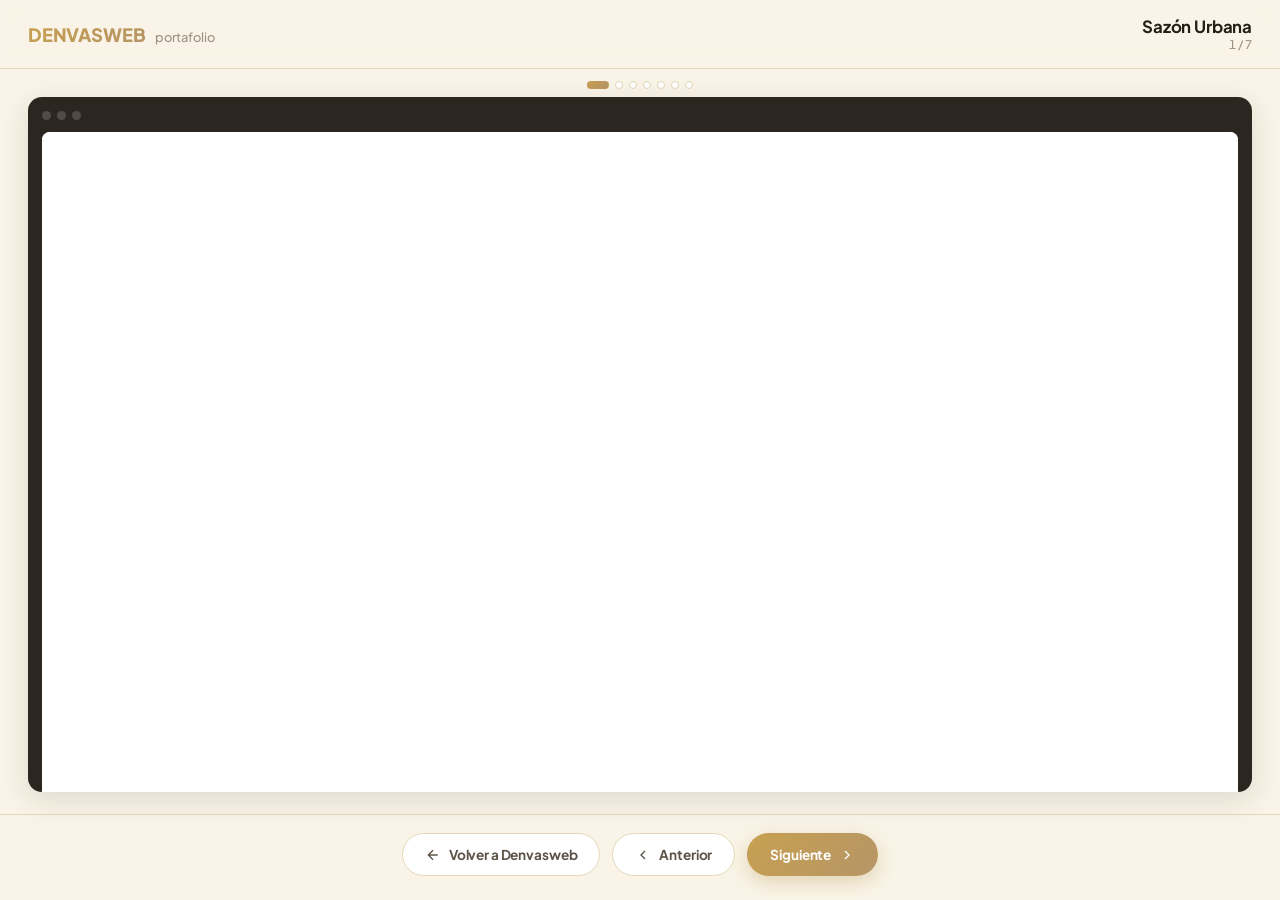
<file: portfolio/index.html>
<!DOCTYPE html>
<html lang="es">
<head>
<!-- Google tag (gtag.js) -->
<script async src="https://www.googletagmanager.com/gtag/js?id=G-FTLBBM3H6V"></script>
<script>
  window.dataLayer = window.dataLayer || [];
  function gtag(){dataLayer.push(arguments);}
  gtag('js', new Date());
  gtag('config', 'G-FTLBBM3H6V');
</script>
<!-- Meta Pixel Code -->
<script>
!function(f,b,e,v,n,t,s)
{if(f.fbq)return;n=f.fbq=function(){n.callMethod?
n.callMethod.apply(n,arguments):n.queue.push(arguments)};
if(!f._fbq)f._fbq=n;n.push=n;n.loaded=!0;n.version='2.0';
n.queue=[];t=b.createElement(e);t.async=!0;
t.src=v;s=b.getElementsByTagName(e)[0];
s.parentNode.insertBefore(t,s)}(window, document,'script',
'https://connect.facebook.net/en_US/fbevents.js');
fbq('init', '1073020090560720');
fbq('track', 'PageView');
</script>
<noscript><img height="1" width="1" style="display:none" src="https://www.facebook.com/tr?id=1073020090560720&ev=PageView&noscript=1"/></noscript>
<!-- End Meta Pixel Code -->
<meta charset="UTF-8">
<meta name="viewport" content="width=device-width, initial-scale=1.0">
<title>Denvasweb — Portafolio</title>
<link rel="preconnect" href="https://fonts.googleapis.com">
<link rel="preconnect" href="https://fonts.gstatic.com" crossorigin>
<link href="https://fonts.googleapis.com/css2?family=Plus+Jakarta+Sans:wght@400;500;600;700;800&display=swap" rel="stylesheet">
<style>
  :root{
    --ink: #241E15;
    --section-tint: #F2E4C0;
    --gold-pale: #EBE3B5;
    --gold: #A9822F;
    --gold-light: #C7A050;
    --gold-deep: #B69567;
    --off-white: #F9F4E7;
    --white: #FFFFFF;
    --text: #5B5347;
    --text-light: #9C9385;
    --border: #E4D8B8;
    --device-bezel: #2B2620;
    --radius: 14px;
    --radius-sm: 8px;
    --ease: cubic-bezier(.22,1,.36,1);
  }
  *{ box-sizing:border-box; }
  html,body{ height:100%; margin:0; }
  body{
    background: var(--off-white);
    color: var(--ink);
    font-family: 'Plus Jakarta Sans', sans-serif;
    display:flex;
    flex-direction:column;
    overflow:hidden;
  }
  @media (prefers-reduced-motion: reduce){
    *{ transition: none !important; animation: none !important; }
  }

  /* ---- Header ---- */
  header{
    display:flex;
    align-items:center;
    justify-content:space-between;
    padding: 16px 28px;
    border-bottom: 1px solid var(--border);
    background: rgba(249, 244, 231, 0.85);
    backdrop-filter: blur(10px);
    flex-shrink:0;
  }
  .brand{
    display:flex;
    align-items:baseline;
    gap:10px;
  }
  .brand .mark{
    font-weight:800;
    font-size:1.15rem;
    letter-spacing:-0.01em;
    text-transform:uppercase;
    background: linear-gradient(135deg, var(--gold-light), var(--gold-deep));
    -webkit-background-clip:text;
    background-clip:text;
    color:transparent;
  }
  .brand .sub{
    font-size:0.8rem;
    font-weight:500;
    color: var(--text-light);
  }
  .reel-info{
    text-align:right;
  }
  .reel-info .name{
    font-weight:700;
    font-size:1.05rem;
    letter-spacing:-0.01em;
    color: var(--ink);
  }
  .reel-info .count{
    font-size:0.75rem;
    font-weight:500;
    color: var(--text-light);
    font-variant-numeric: tabular-nums;
  }

  /* ---- Sprocket dots (signature element) ---- */
  .sprockets{
    display:flex;
    gap:6px;
    justify-content:center;
    padding: 12px 0 8px;
    background: var(--off-white);
    flex-shrink:0;
  }
  .sprockets button{
    width:8px; height:8px;
    border-radius:50%;
    border:1px solid var(--border);
    background: var(--white);
    padding:0;
    cursor:pointer;
    transition: all .3s var(--ease);
  }
  .sprockets button.active{
    background: linear-gradient(135deg, var(--gold-light), var(--gold-deep));
    border-color: transparent;
    width:22px;
    border-radius:5px;
  }

  /* ---- Viewer ---- */
  .viewer-wrap{
    flex:1;
    position:relative;
    padding: 0 28px 22px;
    min-height:0;
  }
  .viewer{
    position:relative;
    height:100%;
    border-radius: var(--radius);
    overflow:hidden;
    background: var(--device-bezel);
    padding: 14px 14px 0;
    display:flex;
    flex-direction:column;
    box-shadow: 0 8px 30px rgba(36,30,21,0.12);
  }
  .device-dots{
    display:flex;
    gap:6px;
    padding-bottom:12px;
    flex-shrink:0;
  }
  .device-dots span{
    width:9px; height:9px;
    border-radius:50%;
    background: rgba(249,244,231,0.18);
  }
  .screen{
    position:relative;
    flex:1;
    border-radius: var(--radius-sm) var(--radius-sm) 0 0;
    overflow:hidden;
    background: var(--white);
    min-height:0;
  }
  iframe{
    width:100%;
    height:100%;
    border:0;
    display:block;
    background:#fff;
  }
  .nav-edge{
    position:absolute;
    top:0; bottom:0;
    width:64px;
    display:flex;
    align-items:center;
    justify-content:center;
    background: transparent;
    border:0;
    cursor:pointer;
    color: var(--gold-deep);
    opacity:0;
    transition: opacity .2s var(--ease), background .2s var(--ease);
    z-index:2;
  }
  .screen:hover .nav-edge{ opacity:1; }
  .nav-edge:hover{ background: linear-gradient(90deg, rgba(36,30,21,0.06), transparent); }
  .nav-edge.right:hover{ background: linear-gradient(270deg, rgba(36,30,21,0.06), transparent); }
  .nav-edge.left{ left:0; }
  .nav-edge.right{ right:0; }
  .nav-edge svg{ width:26px; height:26px; }

  .loading{
    position:absolute; inset:0;
    display:flex; align-items:center; justify-content:center;
    color: var(--text-light);
    font-size:0.85rem;
    font-weight:500;
    background: var(--off-white);
    z-index:1;
  }
  .loading.hidden{ display:none; }

  /* ---- Bottom controls ---- */
  footer{
    display:flex;
    align-items:center;
    justify-content:center;
    gap:12px;
    padding: 18px 28px 24px;
    border-top: 1px solid var(--border);
    background: var(--off-white);
    flex-shrink:0;
  }
  .btn{
    font-family:'Plus Jakarta Sans', sans-serif;
    font-size:0.85rem;
    font-weight:700;
    letter-spacing:-0.01em;
    padding: 12px 22px;
    border-radius: 999px;
    border: 1px solid var(--border);
    background: var(--white);
    color: var(--text);
    cursor:pointer;
    display:flex;
    align-items:center;
    gap:8px;
    text-decoration:none;
    transition: transform .25s var(--ease), border-color .25s var(--ease), color .25s var(--ease), box-shadow .25s var(--ease);
  }
  .btn:hover{
    border-color: var(--gold-light);
    color: var(--gold-deep);
    transform: translateY(-2px);
  }
  .btn:active{ transform: translateY(0); }
  .btn.primary{
    background: linear-gradient(135deg, var(--gold-light), var(--gold-deep));
    border-color: transparent;
    color: var(--white);
    box-shadow: 0 6px 18px rgba(169,130,47,0.28);
  }
  .btn.primary:hover{
    color: var(--white);
    box-shadow: 0 10px 24px rgba(169,130,47,0.36);
  }
  .btn svg{ width:16px; height:16px; }

  @media (max-width: 640px){
    header{ padding: 14px 16px; }
    .brand .sub{ display:none; }
    .viewer-wrap{ padding: 0 14px 16px; }
    footer{ flex-wrap:wrap; padding: 16px 14px 20px; gap:10px; }
    .btn{ padding: 11px 18px; font-size:0.8rem; }
    .nav-edge{ opacity:1; width:44px; }
  }
</style>
</head>
<body>

<header>
  <div class="brand">
    <span class="mark">DENVASWEB</span>
    <span class="sub">portafolio</span>
  </div>
  <div class="reel-info">
    <div class="name" id="projectName">—</div>
    <div class="count" id="projectCount">— / —</div>
  </div>
</header>

<div class="sprockets" id="sprockets"></div>

<div class="viewer-wrap">
  <div class="viewer">
    <div class="device-dots"><span></span><span></span><span></span></div>
    <div class="screen">
      <div class="loading" id="loading">Cargando sitio…</div>
      <button class="nav-edge left" id="edgePrev" aria-label="Proyecto anterior">
        <svg viewBox="0 0 24 24" fill="none" stroke="currentColor" stroke-width="2"><path d="M15 18l-6-6 6-6"/></svg>
      </button>
      <iframe id="frame" title="Vista previa del proyecto"></iframe>
      <button class="nav-edge right" id="edgeNext" aria-label="Proyecto siguiente">
        <svg viewBox="0 0 24 24" fill="none" stroke="currentColor" stroke-width="2"><path d="M9 18l6-6-6-6"/></svg>
      </button>
    </div>
  </div>
</div>

<footer>
  <a class="btn" href="https://denvasweb.com" id="backBtn">
    <svg viewBox="0 0 24 24" fill="none" stroke="currentColor" stroke-width="2"><path d="M19 12H5M12 19l-7-7 7-7"/></svg>
    Volver a Denvasweb
  </a>
  <button class="btn" id="prevBtn">
    <svg viewBox="0 0 24 24" fill="none" stroke="currentColor" stroke-width="2"><path d="M15 18l-6-6 6-6"/></svg>
    Anterior
  </button>
  <button class="btn primary" id="nextBtn">
    Siguiente
    <svg viewBox="0 0 24 24" fill="none" stroke="currentColor" stroke-width="2"><path d="M9 18l6-6-6-6"/></svg>
  </button>
</footer>

<script>
  // ============================================
  // LISTA DE PROYECTOS
  // Para agregar uno nuevo: copia una línea y
  // cambia el nombre y el link. Guarda, sube a
  // GitHub Desktop y listo — Netlify lo despliega.
  // ============================================
  const PROJECTS = [
    { name: "Sazón Urbana",         url: "https://sazon-urbana.netlify.app/" },
    { name: "Aldrich & Co.",        url: "https://project-aldrich.netlify.app/" },
    { name: "SteelCrest Roofing",   url: "https://steelcrest-roofing.netlify.app/" },
    { name: "Ironwood",             url: "https://project-ironwood.netlify.app/" },
    { name: "Pristine Pro",         url: "https://pristine-pro.netlify.app/" },
    { name: "24 Hours Cleaning",    url: "https://24hourscleaningservices.com/" },
    { name: "Landscaping Demo",     url: "https://landscaping-demo1.netlify.app/" },
  ];

  let current = 0;
  const frame = document.getElementById('frame');
  const loading = document.getElementById('loading');
  const projectName = document.getElementById('projectName');
  const projectCount = document.getElementById('projectCount');
  const sprockets = document.getElementById('sprockets');

  function buildSprockets(){
    sprockets.innerHTML = '';
    PROJECTS.forEach((p, i) => {
      const b = document.createElement('button');
      b.setAttribute('aria-label', 'Ir a ' + p.name);
      b.addEventListener('click', () => goTo(i));
      sprockets.appendChild(b);
    });
  }

  function render(){
    const p = PROJECTS[current];
    loading.classList.remove('hidden');
    frame.src = p.url;
    projectName.textContent = p.name;
    projectCount.textContent = (current + 1) + ' / ' + PROJECTS.length;
    [...sprockets.children].forEach((el, i) => {
      el.classList.toggle('active', i === current);
    });
  }

  frame.addEventListener('load', () => loading.classList.add('hidden'));

  function goTo(i){
    current = (i + PROJECTS.length) % PROJECTS.length;
    render();
  }
  function next(){ goTo(current + 1); }
  function prev(){ goTo(current - 1); }

  document.getElementById('nextBtn').addEventListener('click', next);
  document.getElementById('prevBtn').addEventListener('click', prev);
  document.getElementById('edgeNext').addEventListener('click', next);
  document.getElementById('edgePrev').addEventListener('click', prev);

  document.addEventListener('keydown', (e) => {
    if (e.key === 'ArrowRight') next();
    if (e.key === 'ArrowLeft') prev();
  });

  buildSprockets();
  render();
</script>

</body>
</html>
</file>
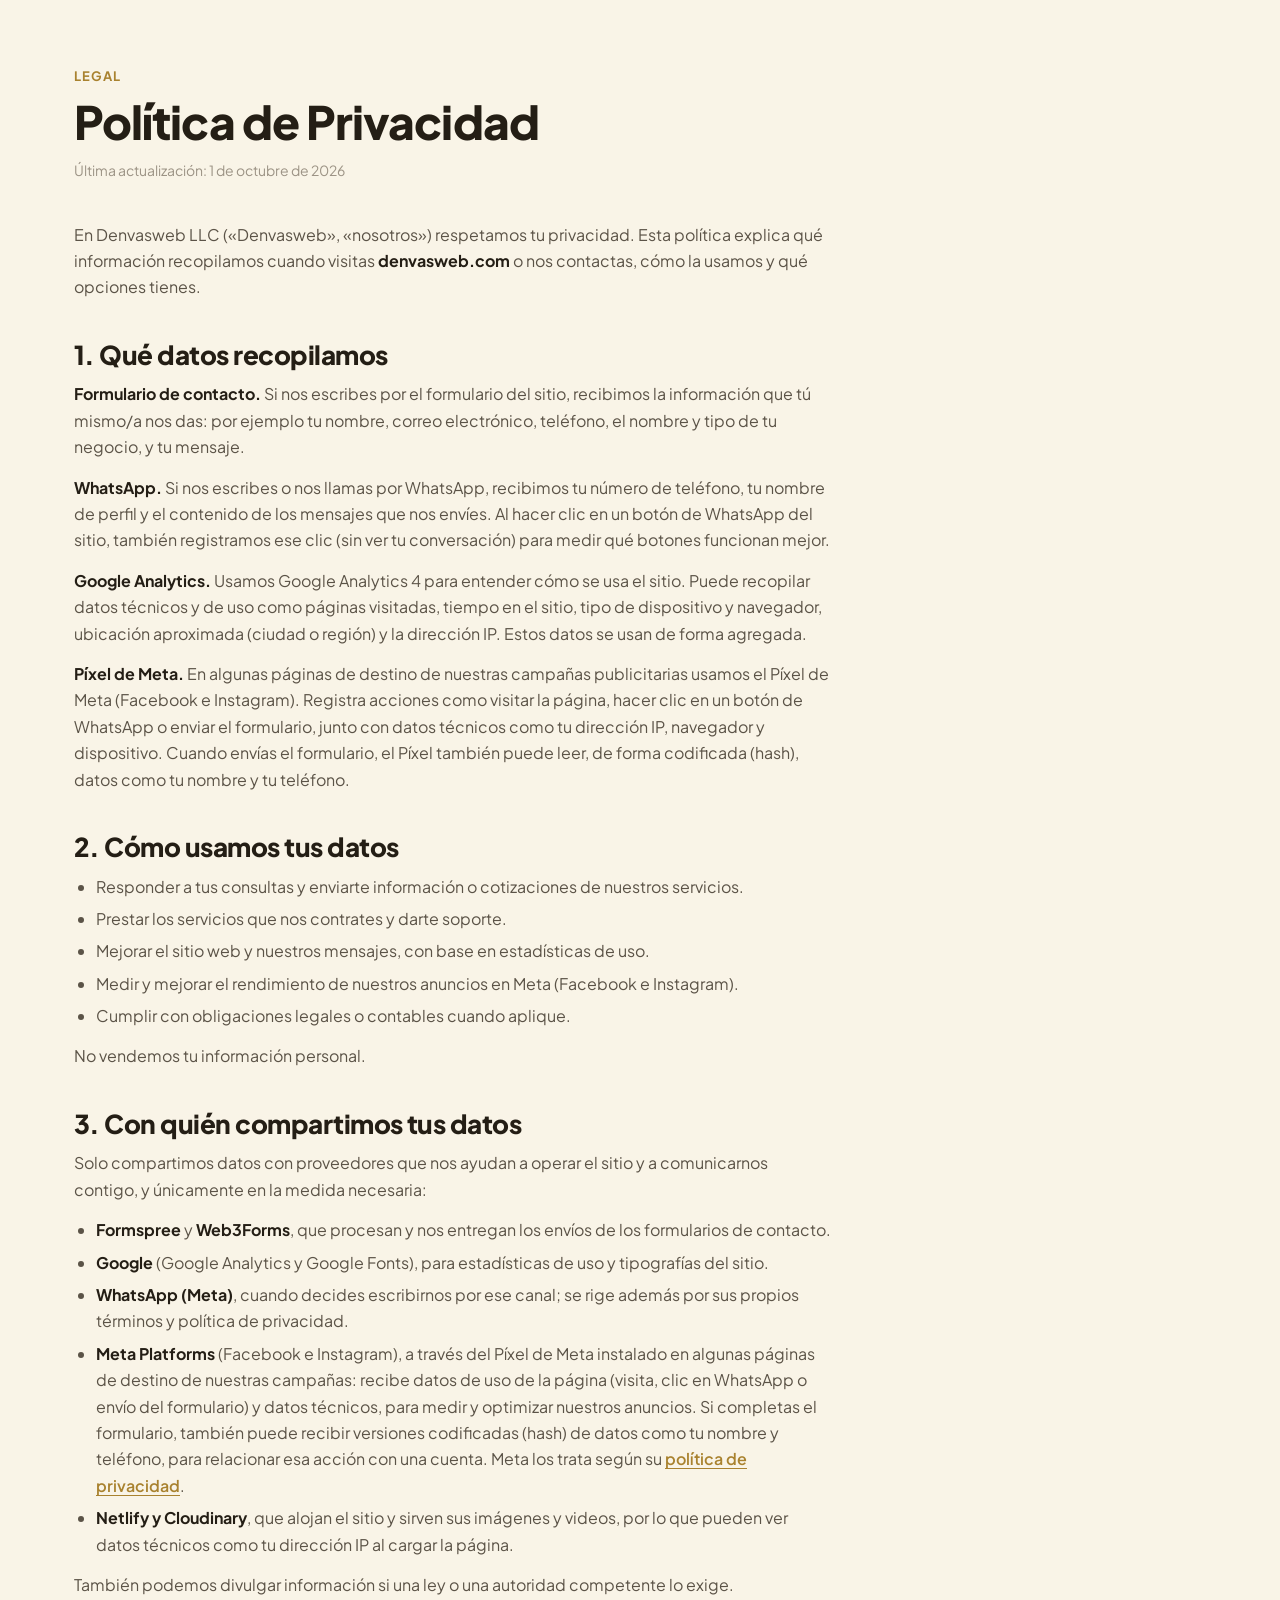
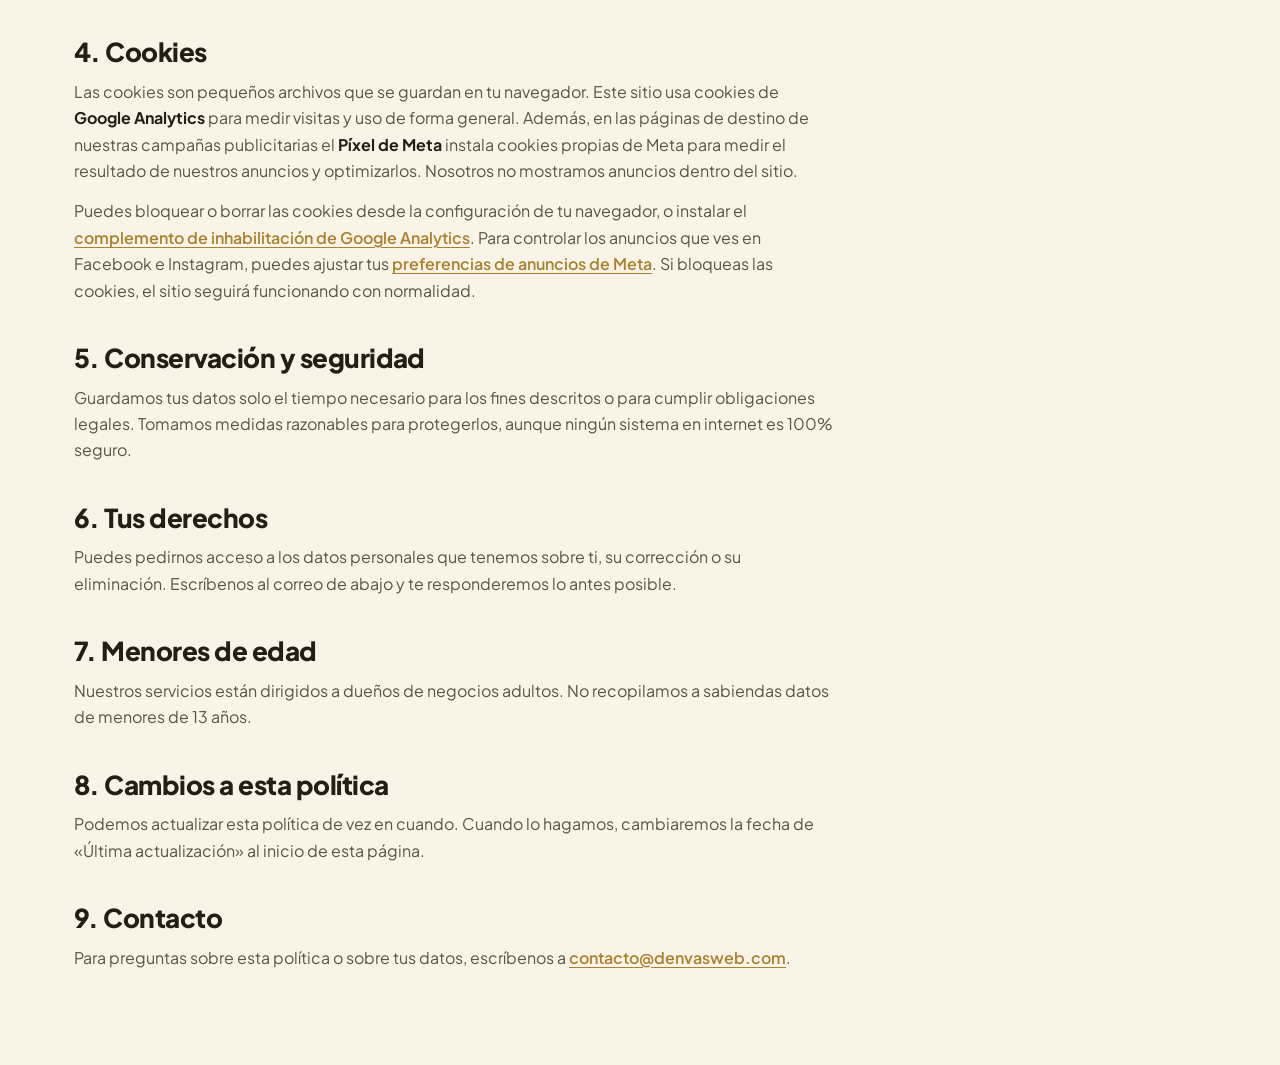
<file: privacidad/index.html>
<!DOCTYPE html>
<html lang="es">
<head>
<!-- Google tag (gtag.js) -->
<script async src="https://www.googletagmanager.com/gtag/js?id=G-FTLBBM3H6V"></script>
<script>
  window.dataLayer = window.dataLayer || [];
  function gtag(){dataLayer.push(arguments);}
  gtag('js', new Date());
  gtag('config', 'G-FTLBBM3H6V');
</script>
<!-- Meta Pixel Code -->
<script>
!function(f,b,e,v,n,t,s)
{if(f.fbq)return;n=f.fbq=function(){n.callMethod?
n.callMethod.apply(n,arguments):n.queue.push(arguments)};
if(!f._fbq)f._fbq=n;n.push=n;n.loaded=!0;n.version='2.0';
n.queue=[];t=b.createElement(e);t.async=!0;
t.src=v;s=b.getElementsByTagName(e)[0];
s.parentNode.insertBefore(t,s)}(window, document,'script',
'https://connect.facebook.net/en_US/fbevents.js');
fbq('init', '1073020090560720');
fbq('track', 'PageView');
</script>
<noscript><img height="1" width="1" style="display:none" src="https://www.facebook.com/tr?id=1073020090560720&ev=PageView&noscript=1"/></noscript>
<!-- End Meta Pixel Code -->
<meta charset="UTF-8">
<meta name="viewport" content="width=device-width, initial-scale=1.0">
<title>Política de Privacidad — Denvasweb</title>
<meta name="description" content="Política de Privacidad de Denvasweb: qué datos recopilamos, cómo los usamos, con quién los compartimos y cómo contactarnos sobre tus datos.">
<link rel="canonical" href="https://denvasweb.com/privacidad">

<meta property="og:type" content="website">
<meta property="og:site_name" content="Denvasweb">
<meta property="og:title" content="Política de Privacidad — Denvasweb">
<meta property="og:description" content="Cómo Denvasweb recopila, usa y protege tus datos personales.">
<meta property="og:url" content="https://denvasweb.com/privacidad">
<meta property="og:image" content="https://res.cloudinary.com/kat6qihq/image/upload/v1788154947/og-cover.webp">

<link rel="icon" href="/images/favicon.svg" type="image/svg+xml">
<link rel="preconnect" href="https://fonts.googleapis.com">
<link rel="preconnect" href="https://fonts.gstatic.com" crossorigin>
<link href="https://fonts.googleapis.com/css2?family=Plus+Jakarta+Sans:wght@400;500;600;700;800&display=swap" rel="stylesheet">
<link rel="stylesheet" href="/style.css">

<style>
  /* Solo para esta página de texto legal */
  .legal { padding: 64px 0 80px; }
  .legal-inner { max-width: 760px; }
  .legal h1 { font-size: clamp(32px, 5vw, 46px); margin-bottom: 12px; }
  .legal .legal-updated { color: var(--text-light); font-size: 14px; margin-bottom: 40px; }
  .legal h2 { font-size: clamp(21px, 2.6vw, 26px); margin: 40px 0 12px; }
  .legal p { margin-bottom: 14px; }
  .legal ul { list-style: disc; padding-left: 22px; margin-bottom: 14px; }
  .legal li { line-height: 1.65; margin-bottom: 6px; }
  .legal strong { color: var(--ink); }
  .legal a { color: var(--gold); font-weight: 600; text-decoration: underline; text-underline-offset: 3px; }
  .legal a:hover { color: var(--gold-light); }
</style>
</head>
<body>

<div class="noise-overlay" aria-hidden="true"></div>

<!-- HEADER -->
<!-- INCLUDE:navbar -->

<main>
  <section class="legal">
    <div class="container">
      <div class="legal-inner">

        <span class="eyebrow">Legal</span>
        <h1>Política de Privacidad</h1>
        <p class="legal-updated">Última actualización: 1 de octubre de 2026</p>

        <p>En Denvasweb LLC («Denvasweb», «nosotros») respetamos tu privacidad. Esta política explica qué información recopilamos cuando visitas <strong>denvasweb.com</strong> o nos contactas, cómo la usamos y qué opciones tienes.</p>

        <h2>1. Qué datos recopilamos</h2>
        <p><strong>Formulario de contacto.</strong> Si nos escribes por el formulario del sitio, recibimos la información que tú mismo/a nos das: por ejemplo tu nombre, correo electrónico, teléfono, el nombre y tipo de tu negocio, y tu mensaje.</p>
        <p><strong>WhatsApp.</strong> Si nos escribes o nos llamas por WhatsApp, recibimos tu número de teléfono, tu nombre de perfil y el contenido de los mensajes que nos envíes. Al hacer clic en un botón de WhatsApp del sitio, también registramos ese clic (sin ver tu conversación) para medir qué botones funcionan mejor.</p>
        <p><strong>Google Analytics.</strong> Usamos Google Analytics 4 para entender cómo se usa el sitio. Puede recopilar datos técnicos y de uso como páginas visitadas, tiempo en el sitio, tipo de dispositivo y navegador, ubicación aproximada (ciudad o región) y la dirección IP. Estos datos se usan de forma agregada.</p>
        <p><strong>Píxel de Meta.</strong> En algunas páginas de destino de nuestras campañas publicitarias usamos el Píxel de Meta (Facebook e Instagram). Registra acciones como visitar la página, hacer clic en un botón de WhatsApp o enviar el formulario, junto con datos técnicos como tu dirección IP, navegador y dispositivo. Cuando envías el formulario, el Píxel también puede leer, de forma codificada (hash), datos como tu nombre y tu teléfono.</p>

        <h2>2. Cómo usamos tus datos</h2>
        <ul>
          <li>Responder a tus consultas y enviarte información o cotizaciones de nuestros servicios.</li>
          <li>Prestar los servicios que nos contrates y darte soporte.</li>
          <li>Mejorar el sitio web y nuestros mensajes, con base en estadísticas de uso.</li>
          <li>Medir y mejorar el rendimiento de nuestros anuncios en Meta (Facebook e Instagram).</li>
          <li>Cumplir con obligaciones legales o contables cuando aplique.</li>
        </ul>
        <p>No vendemos tu información personal.</p>

        <h2>3. Con quién compartimos tus datos</h2>
        <p>Solo compartimos datos con proveedores que nos ayudan a operar el sitio y a comunicarnos contigo, y únicamente en la medida necesaria:</p>
        <ul>
          <li><strong>Formspree</strong> y <strong>Web3Forms</strong>, que procesan y nos entregan los envíos de los formularios de contacto.</li>
          <li><strong>Google</strong> (Google Analytics y Google Fonts), para estadísticas de uso y tipografías del sitio.</li>
          <li><strong>WhatsApp (Meta)</strong>, cuando decides escribirnos por ese canal; se rige además por sus propios términos y política de privacidad.</li>
          <li><strong>Meta Platforms</strong> (Facebook e Instagram), a través del Píxel de Meta instalado en algunas páginas de destino de nuestras campañas: recibe datos de uso de la página (visita, clic en WhatsApp o envío del formulario) y datos técnicos, para medir y optimizar nuestros anuncios. Si completas el formulario, también puede recibir versiones codificadas (hash) de datos como tu nombre y teléfono, para relacionar esa acción con una cuenta. Meta los trata según su <a href="https://www.facebook.com/privacy/policy/" target="_blank" rel="noopener">política de privacidad</a>.</li>
          <li><strong>Netlify y Cloudinary</strong>, que alojan el sitio y sirven sus imágenes y videos, por lo que pueden ver datos técnicos como tu dirección IP al cargar la página.</li>
        </ul>
        <p>También podemos divulgar información si una ley o una autoridad competente lo exige.</p>

        <h2>4. Cookies</h2>
        <p>Las cookies son pequeños archivos que se guardan en tu navegador. Este sitio usa cookies de <strong>Google Analytics</strong> para medir visitas y uso de forma general. Además, en las páginas de destino de nuestras campañas publicitarias el <strong>Píxel de Meta</strong> instala cookies propias de Meta para medir el resultado de nuestros anuncios y optimizarlos. Nosotros no mostramos anuncios dentro del sitio.</p>
        <p>Puedes bloquear o borrar las cookies desde la configuración de tu navegador, o instalar el <a href="https://tools.google.com/dlpage/gaoptout" target="_blank" rel="noopener">complemento de inhabilitación de Google Analytics</a>. Para controlar los anuncios que ves en Facebook e Instagram, puedes ajustar tus <a href="https://www.facebook.com/adpreferences/" target="_blank" rel="noopener">preferencias de anuncios de Meta</a>. Si bloqueas las cookies, el sitio seguirá funcionando con normalidad.</p>

        <h2>5. Conservación y seguridad</h2>
        <p>Guardamos tus datos solo el tiempo necesario para los fines descritos o para cumplir obligaciones legales. Tomamos medidas razonables para protegerlos, aunque ningún sistema en internet es 100% seguro.</p>

        <h2>6. Tus derechos</h2>
        <p>Puedes pedirnos acceso a los datos personales que tenemos sobre ti, su corrección o su eliminación. Escríbenos al correo de abajo y te responderemos lo antes posible.</p>

        <h2>7. Menores de edad</h2>
        <p>Nuestros servicios están dirigidos a dueños de negocios adultos. No recopilamos a sabiendas datos de menores de 13 años.</p>

        <h2>8. Cambios a esta política</h2>
        <p>Podemos actualizar esta política de vez en cuando. Cuando lo hagamos, cambiaremos la fecha de «Última actualización» al inicio de esta página.</p>

        <h2>9. Contacto</h2>
        <p>Para preguntas sobre esta política o sobre tus datos, escríbenos a <a href="mailto:contacto@denvasweb.com">contacto@denvasweb.com</a>.</p>

      </div>
    </div>
  </section>
</main>

<!-- FOOTER -->
<!-- INCLUDE:footer -->

<script src="/script.js"></script>
<script>
  // Evento GA4: clic en cualquier enlace de WhatsApp (wa.me)
  document.addEventListener('click', function(e){
    const link = e.target.closest('a[href*="wa.me"]');
    if (link && typeof gtag === 'function') {
      gtag('event', 'click_whatsapp', {
        link_url: link.href,
        page_location: window.location.href
      });
    }
  });
</script>
</body>
</html>
</file>
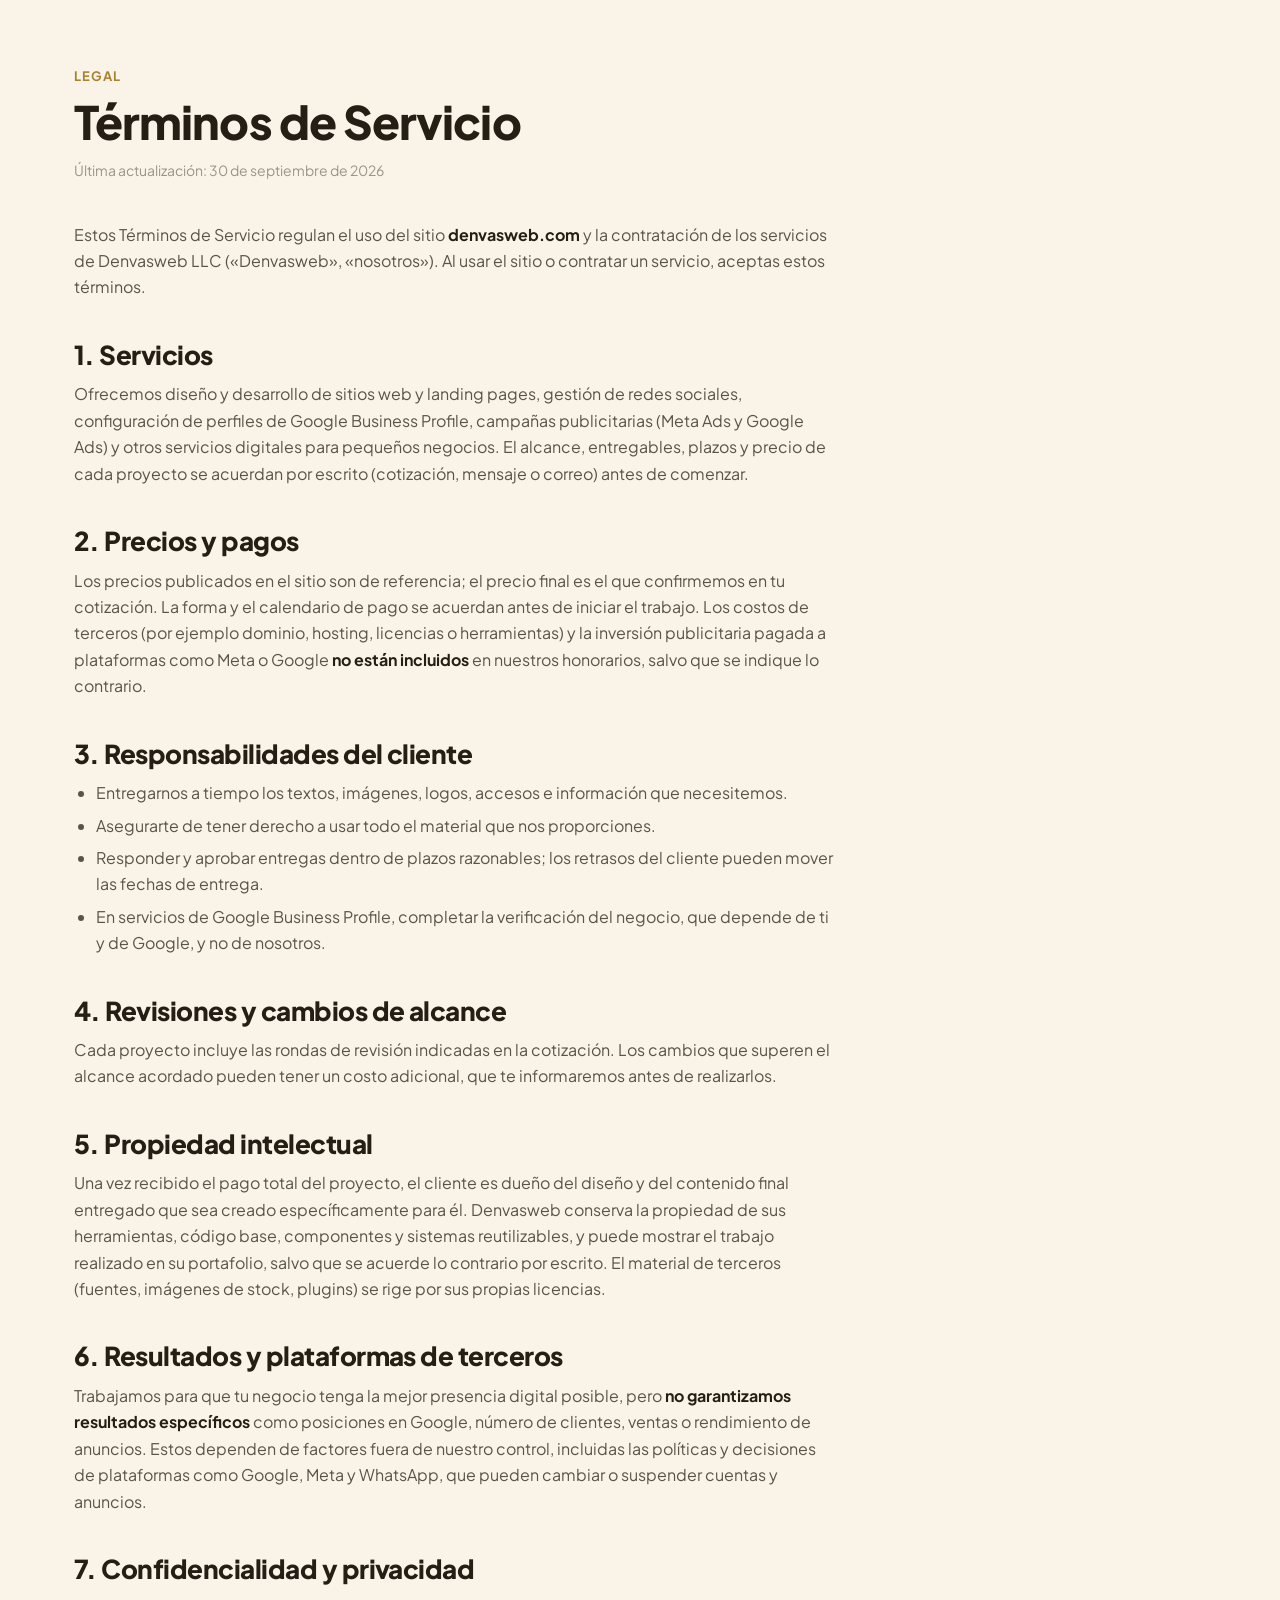
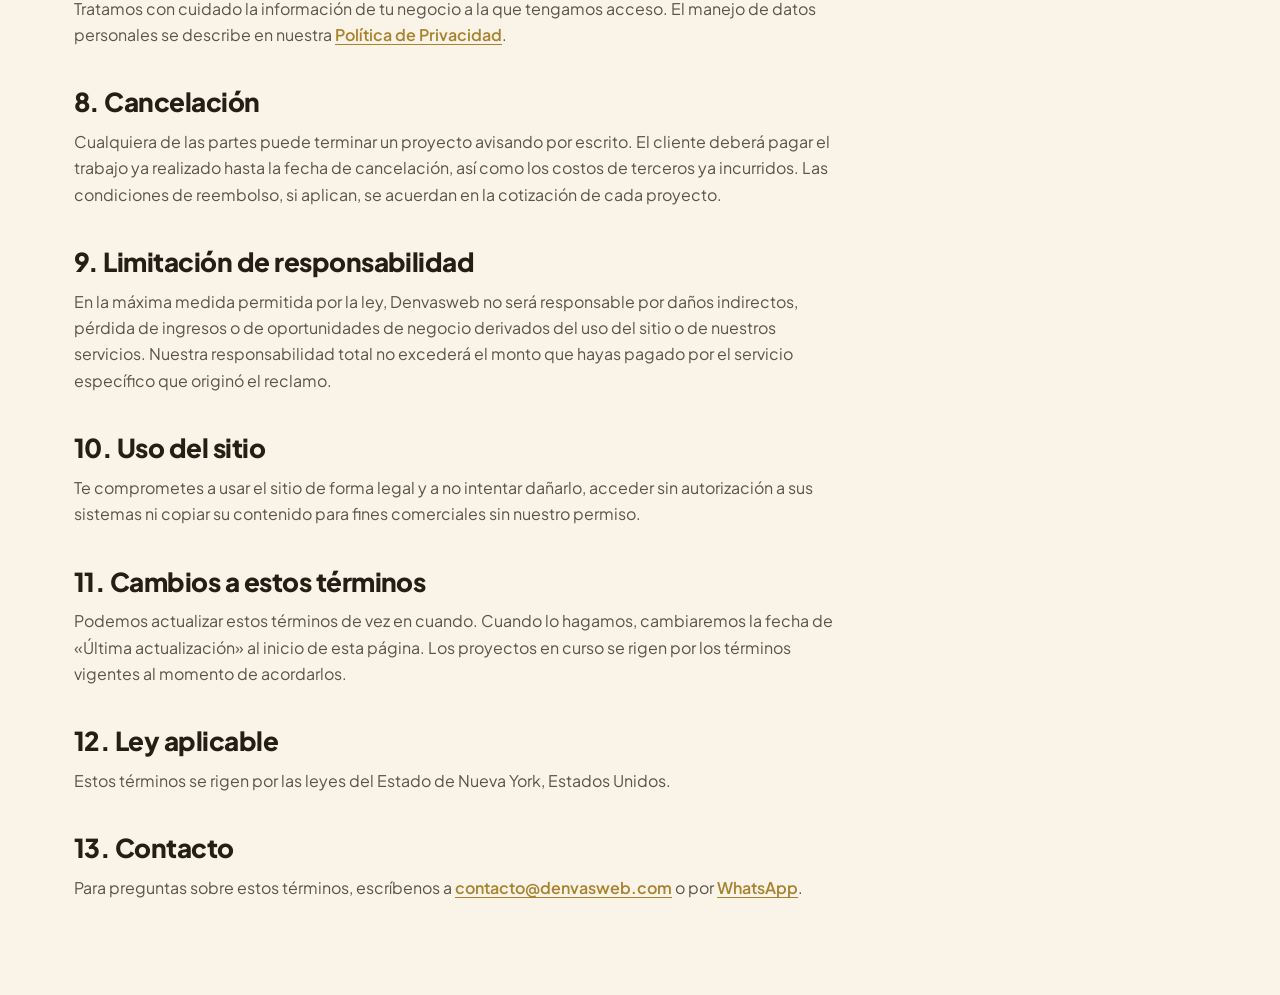
<file: terminos/index.html>
<!DOCTYPE html>
<html lang="es">
<head>
<!-- Google tag (gtag.js) -->
<script async src="https://www.googletagmanager.com/gtag/js?id=G-FTLBBM3H6V"></script>
<script>
  window.dataLayer = window.dataLayer || [];
  function gtag(){dataLayer.push(arguments);}
  gtag('js', new Date());
  gtag('config', 'G-FTLBBM3H6V');
</script>
<!-- Meta Pixel Code -->
<script>
!function(f,b,e,v,n,t,s)
{if(f.fbq)return;n=f.fbq=function(){n.callMethod?
n.callMethod.apply(n,arguments):n.queue.push(arguments)};
if(!f._fbq)f._fbq=n;n.push=n;n.loaded=!0;n.version='2.0';
n.queue=[];t=b.createElement(e);t.async=!0;
t.src=v;s=b.getElementsByTagName(e)[0];
s.parentNode.insertBefore(t,s)}(window, document,'script',
'https://connect.facebook.net/en_US/fbevents.js');
fbq('init', '1073020090560720');
fbq('track', 'PageView');
</script>
<noscript><img height="1" width="1" style="display:none" src="https://www.facebook.com/tr?id=1073020090560720&ev=PageView&noscript=1"/></noscript>
<!-- End Meta Pixel Code -->
<meta charset="UTF-8">
<meta name="viewport" content="width=device-width, initial-scale=1.0">
<title>Términos de Servicio — Denvasweb</title>
<meta name="description" content="Términos de Servicio de Denvasweb: condiciones de contratación, pagos, revisiones, propiedad intelectual y responsabilidades.">
<link rel="canonical" href="https://denvasweb.com/terminos">

<meta property="og:type" content="website">
<meta property="og:site_name" content="Denvasweb">
<meta property="og:title" content="Términos de Servicio — Denvasweb">
<meta property="og:description" content="Condiciones para usar el sitio y contratar los servicios de Denvasweb.">
<meta property="og:url" content="https://denvasweb.com/terminos">
<meta property="og:image" content="https://res.cloudinary.com/kat6qihq/image/upload/v1788154947/og-cover.webp">

<link rel="icon" href="/images/favicon.svg" type="image/svg+xml">
<link rel="preconnect" href="https://fonts.googleapis.com">
<link rel="preconnect" href="https://fonts.gstatic.com" crossorigin>
<link href="https://fonts.googleapis.com/css2?family=Plus+Jakarta+Sans:wght@400;500;600;700;800&display=swap" rel="stylesheet">
<link rel="stylesheet" href="/style.css">

<style>
  /* Solo para esta página de texto legal */
  .legal { padding: 64px 0 80px; }
  .legal-inner { max-width: 760px; }
  .legal h1 { font-size: clamp(32px, 5vw, 46px); margin-bottom: 12px; }
  .legal .legal-updated { color: var(--text-light); font-size: 14px; margin-bottom: 40px; }
  .legal h2 { font-size: clamp(21px, 2.6vw, 26px); margin: 40px 0 12px; }
  .legal p { margin-bottom: 14px; }
  .legal ul { list-style: disc; padding-left: 22px; margin-bottom: 14px; }
  .legal li { line-height: 1.65; margin-bottom: 6px; }
  .legal strong { color: var(--ink); }
  .legal a { color: var(--gold); font-weight: 600; text-decoration: underline; text-underline-offset: 3px; }
  .legal a:hover { color: var(--gold-light); }
</style>
</head>
<body>

<div class="noise-overlay" aria-hidden="true"></div>

<!-- HEADER -->
<!-- INCLUDE:navbar -->

<main>
  <section class="legal">
    <div class="container">
      <div class="legal-inner">

        <span class="eyebrow">Legal</span>
        <h1>Términos de Servicio</h1>
        <p class="legal-updated">Última actualización: 30 de septiembre de 2026</p>

        <p>Estos Términos de Servicio regulan el uso del sitio <strong>denvasweb.com</strong> y la contratación de los servicios de Denvasweb LLC («Denvasweb», «nosotros»). Al usar el sitio o contratar un servicio, aceptas estos términos.</p>

        <h2>1. Servicios</h2>
        <p>Ofrecemos diseño y desarrollo de sitios web y landing pages, gestión de redes sociales, configuración de perfiles de Google Business Profile, campañas publicitarias (Meta Ads y Google Ads) y otros servicios digitales para pequeños negocios. El alcance, entregables, plazos y precio de cada proyecto se acuerdan por escrito (cotización, mensaje o correo) antes de comenzar.</p>

        <h2>2. Precios y pagos</h2>
        <p>Los precios publicados en el sitio son de referencia; el precio final es el que confirmemos en tu cotización. La forma y el calendario de pago se acuerdan antes de iniciar el trabajo. Los costos de terceros (por ejemplo dominio, hosting, licencias o herramientas) y la inversión publicitaria pagada a plataformas como Meta o Google <strong>no están incluidos</strong> en nuestros honorarios, salvo que se indique lo contrario.</p>

        <h2>3. Responsabilidades del cliente</h2>
        <ul>
          <li>Entregarnos a tiempo los textos, imágenes, logos, accesos e información que necesitemos.</li>
          <li>Asegurarte de tener derecho a usar todo el material que nos proporciones.</li>
          <li>Responder y aprobar entregas dentro de plazos razonables; los retrasos del cliente pueden mover las fechas de entrega.</li>
          <li>En servicios de Google Business Profile, completar la verificación del negocio, que depende de ti y de Google, y no de nosotros.</li>
        </ul>

        <h2>4. Revisiones y cambios de alcance</h2>
        <p>Cada proyecto incluye las rondas de revisión indicadas en la cotización. Los cambios que superen el alcance acordado pueden tener un costo adicional, que te informaremos antes de realizarlos.</p>

        <h2>5. Propiedad intelectual</h2>
        <p>Una vez recibido el pago total del proyecto, el cliente es dueño del diseño y del contenido final entregado que sea creado específicamente para él. Denvasweb conserva la propiedad de sus herramientas, código base, componentes y sistemas reutilizables, y puede mostrar el trabajo realizado en su portafolio, salvo que se acuerde lo contrario por escrito. El material de terceros (fuentes, imágenes de stock, plugins) se rige por sus propias licencias.</p>

        <h2>6. Resultados y plataformas de terceros</h2>
        <p>Trabajamos para que tu negocio tenga la mejor presencia digital posible, pero <strong>no garantizamos resultados específicos</strong> como posiciones en Google, número de clientes, ventas o rendimiento de anuncios. Estos dependen de factores fuera de nuestro control, incluidas las políticas y decisiones de plataformas como Google, Meta y WhatsApp, que pueden cambiar o suspender cuentas y anuncios.</p>

        <h2>7. Confidencialidad y privacidad</h2>
        <p>Tratamos con cuidado la información de tu negocio a la que tengamos acceso. El manejo de datos personales se describe en nuestra <a href="/privacidad">Política de Privacidad</a>.</p>

        <h2>8. Cancelación</h2>
        <p>Cualquiera de las partes puede terminar un proyecto avisando por escrito. El cliente deberá pagar el trabajo ya realizado hasta la fecha de cancelación, así como los costos de terceros ya incurridos. Las condiciones de reembolso, si aplican, se acuerdan en la cotización de cada proyecto.</p>

        <h2>9. Limitación de responsabilidad</h2>
        <p>En la máxima medida permitida por la ley, Denvasweb no será responsable por daños indirectos, pérdida de ingresos o de oportunidades de negocio derivados del uso del sitio o de nuestros servicios. Nuestra responsabilidad total no excederá el monto que hayas pagado por el servicio específico que originó el reclamo.</p>

        <h2>10. Uso del sitio</h2>
        <p>Te comprometes a usar el sitio de forma legal y a no intentar dañarlo, acceder sin autorización a sus sistemas ni copiar su contenido para fines comerciales sin nuestro permiso.</p>

        <h2>11. Cambios a estos términos</h2>
        <p>Podemos actualizar estos términos de vez en cuando. Cuando lo hagamos, cambiaremos la fecha de «Última actualización» al inicio de esta página. Los proyectos en curso se rigen por los términos vigentes al momento de acordarlos.</p>

        <h2>12. Ley aplicable</h2>
        <p>Estos términos se rigen por las leyes del Estado de Nueva York, Estados Unidos.</p>

        <h2>13. Contacto</h2>
        <p>Para preguntas sobre estos términos, escríbenos a <a href="mailto:contacto@denvasweb.com">contacto@denvasweb.com</a> o por <a href="https://wa.me/19177423657" target="_blank" rel="noopener">WhatsApp</a>.</p>

      </div>
    </div>
  </section>
</main>

<!-- FOOTER -->
<!-- INCLUDE:footer -->

<script src="/script.js"></script>
<script>
  // Evento GA4: clic en cualquier enlace de WhatsApp (wa.me)
  document.addEventListener('click', function(e){
    const link = e.target.closest('a[href*="wa.me"]');
    if (link && typeof gtag === 'function') {
      gtag('event', 'click_whatsapp', {
        link_url: link.href,
        page_location: window.location.href
      });
    }
  });
</script>
</body>
</html>
</file>
<file: style.css>
/* =========================================================
   DENVASWEB — DESIGN TOKENS
   ========================================================= */
:root {
  /* Color — matched to the real Denvasweb gold logo */
  --ink: #241E15;          /* warm dark charcoal — headings, primary text */
  --section-tint: #F2E4C0; /* pale warm gold — alternate section background */
  --gold-pale: #EBE3B5;    /* logo's lightest gold tone — glows, soft tints */
  --gold: #A9822F;         /* primary accent — buttons, links, icons */
  --gold-light: #C7A050;   /* secondary accent — hover, highlights */
  --gold-deep: #B69567;    /* logo's bronze tone — gradients, glows */
  --off-white: #F9F4E7;    /* warm cream — main background */
  --white: #FFFFFF;
  --text: #5B5347;         /* warm gray-brown body text */
  --text-light: #9C9385;
  --border: #E4D8B8;       /* warm border */

  /* Type */
  --font: 'Plus Jakarta Sans', -apple-system, BlinkMacSystemFont, sans-serif;

  /* Spacing / radius */
  --radius: 14px;
  --radius-sm: 8px;
  --container: 1180px;

  /* Motion */
  --ease: cubic-bezier(.22,1,.36,1);
}

* { box-sizing: border-box; margin: 0; padding: 0; }

html { scroll-behavior: smooth; }

body {
  font-family: var(--font);
  color: var(--text);
  background: var(--off-white);
  -webkit-font-smoothing: antialiased;
  overflow-x: hidden;
}

img { max-width: 100%; display: block; }
a { color: inherit; text-decoration: none; }
button { font-family: inherit; cursor: pointer; }
ul { list-style: none; }

.container {
  max-width: var(--container);
  margin: 0 auto;
  padding: 0 24px;
}

h1, h2, h3 { font-weight: 800; letter-spacing: -0.02em; color: var(--ink); line-height: 1.1; }
h2 { font-size: clamp(28px, 4vw, 42px); }
h3 { font-size: 19px; }
p { line-height: 1.65; }

.eyebrow {
  display: inline-block;
  font-size: 13px;
  font-weight: 700;
  letter-spacing: 0.08em;
  text-transform: uppercase;
  color: var(--gold);
  margin-bottom: 12px;
}
.eyebrow-light { color: var(--gold-light); }

.section-head { max-width: 620px; margin-bottom: 48px; }

.accent { color: var(--gold); }

/* Buttons */
.btn {
  display: inline-flex;
  align-items: center;
  justify-content: center;
  gap: 8px;
  padding: 13px 26px;
  border-radius: 999px;
  font-weight: 700;
  font-size: 15px;
  border: none;
  transition: transform .25s var(--ease), box-shadow .25s var(--ease), background .25s var(--ease);
}
.btn-primary {
  background: linear-gradient(135deg, var(--gold-light), var(--gold-deep));
  color: #fff;
  box-shadow: 0 8px 24px rgba(169,130,47,0.28);
}
.btn-primary:hover { transform: translateY(-2px); box-shadow: 0 12px 28px rgba(169,130,47,0.38); }
.btn-ghost { background: transparent; color: var(--ink); border: 1.5px solid var(--border); }
.btn-ghost:hover { border-color: var(--gold); color: var(--gold); }
.btn-outline-light { background: transparent; color: var(--ink); border: 1.5px solid var(--gold-deep); }
.btn-outline-light:hover { background: var(--gold); border-color: var(--gold); color: #fff; }
.btn-lg { padding: 15px 30px; font-size: 16px; }
.btn-sm { padding: 9px 18px; font-size: 13.5px; }
.btn-full { width: 100%; }

/* =========================================================
   HEADER
   ========================================================= */
.site-header {
  position: sticky;
  top: 0;
  z-index: 100;
  background: rgba(251,247,238,0.85);
  backdrop-filter: blur(14px);
  -webkit-backdrop-filter: blur(14px);
  border-bottom: 1px solid var(--border);
  transition: padding .3s var(--ease);
}
.header-inner {
  display: flex;
  align-items: center;
  justify-content: space-between;
  padding: 18px 24px;
}
.site-header.scrolled .header-inner { padding: 12px 24px; }

.logo {
  display: flex;
  align-items: center;
  gap: 10px;
  font-size: 20px;
  font-weight: 800;
  color: var(--ink);
  letter-spacing: 0.01em;
  text-transform: uppercase;
}
.logo-mark { height: 30px; width: 30px; flex-shrink: 0; border-radius: 7px; }
.logo-text span { color: var(--gold); }

.main-nav { display: flex; gap: 32px; }
.main-nav a {
  color: var(--text);
  font-size: 14.5px;
  font-weight: 600;
  transition: color .2s;
}
.main-nav a:hover { color: var(--gold); }

.header-actions { display: flex; align-items: center; gap: 18px; }

.header-call {
  display: flex;
  align-items: center;
  gap: 8px;
  color: var(--text);
  font-size: 14px;
  font-weight: 700;
  white-space: nowrap;
  transition: color .2s;
}
.header-call:hover { color: var(--gold); }
.call-icon { width: 17px; height: 17px; flex-shrink: 0; }

.header-cta { display: inline-flex; }

/* =========================================================
   HERO
   ========================================================= */
.hero {
  position: relative;
  background: linear-gradient(165deg, #FDFBF4 0%, #F3E7C7 130%);
  padding: 100px 0 120px;
  overflow: hidden;
}
.hero-glow {
  position: absolute;
  top: -20%;
  right: -10%;
  width: 640px;
  height: 640px;
  background: radial-gradient(circle, rgba(169,130,47,0.28) 0%, rgba(169,130,47,0) 70%);
  pointer-events: none;
}
.hero-glow-2 {
  position: absolute;
  bottom: -25%;
  left: -12%;
  width: 520px;
  height: 520px;
  background: radial-gradient(circle, rgba(182,149,103,0.22) 0%, rgba(182,149,103,0) 70%);
  pointer-events: none;
}
.hero-inner {
  display: grid;
  grid-template-columns: 1fr 1fr;
  gap: 48px;
  align-items: center;
  position: relative;
  z-index: 1;
}
.hero h1 {
  color: var(--ink);
  font-size: clamp(36px, 5vw, 58px);
  margin-bottom: 22px;
}
.hero-sub {
  color: var(--text);
  font-size: 18px;
  max-width: 460px;
  margin-bottom: 34px;
}
.dynamic-wrap {
  display: inline-grid;
  vertical-align: baseline;
}
.dynamic-word {
  grid-row: 1;
  grid-column: 1;
  color: var(--gold);
  font-weight: 700;
  white-space: nowrap;
  opacity: 0;
  transform: translateY(4px);
  transition: opacity .5s var(--ease), transform .5s var(--ease);
}
.dynamic-word.active { opacity: 1; transform: translateY(0); }

.hero-actions { display: flex; gap: 14px; flex-wrap: wrap; }

/* Reveal animation */
.reveal { opacity: 0; transform: translateY(18px); }
.reveal.in { animation: revealUp .7s var(--ease) forwards; }
[data-reveal="1"].in { animation-delay: 0s; }
[data-reveal="2"].in { animation-delay: .1s; }
[data-reveal="3"].in { animation-delay: .2s; }
[data-reveal="4"].in { animation-delay: .3s; }
@keyframes revealUp { to { opacity: 1; transform: translateY(0); } }

/* Hero visual: device stack */
.hero-visual { position: relative; }
.device-stack { position: relative; width: 100%; max-width: 480px; margin: 0 auto; }

.laptop-mock { position: relative; z-index: 1; }
.laptop-screen {
  background: #2B2620;
  border-radius: 10px 10px 4px 4px;
  padding: 8px;
  border: 1px solid rgba(0,0,0,0.06);
  overflow: hidden;
  box-shadow: 0 20px 50px rgba(36,30,21,0.14);
}
.laptop-screen img { border-radius: 4px; aspect-ratio: 16/10; object-fit: cover; width: 100%; }
.laptop-base {
  height: 12px;
  background: linear-gradient(180deg, #3a332a, #241f19);
  border-radius: 0 0 8px 8px;
  margin: 0 -6px;
}

.phone-mock {
  position: absolute;
  right: -6%;
  bottom: -12%;
  width: 34%;
  z-index: 2;
  background: #2B2620;
  border: 4px solid #3a332a;
  border-radius: 28px;
  box-shadow: 0 20px 40px rgba(36,30,21,0.25);
}
.phone-screen { border-radius: 20px; overflow: hidden; }
.phone-screen img { aspect-ratio: 9/18; object-fit: cover; object-position: top; width: 100%; }

.floating-tags { position: absolute; inset: 0; pointer-events: none; }
.tag {
  position: absolute;
  font-size: 11px;
  font-weight: 700;
  letter-spacing: 0.05em;
  color: var(--ink);
  background: rgba(255,255,255,0.85);
  border: 1px solid var(--border);
  padding: 6px 12px;
  border-radius: 999px;
  backdrop-filter: blur(6px);
  box-shadow: 0 4px 14px rgba(36,30,21,0.08);
  opacity: 0;
}
.reveal.in .tag { animation: tagIn .5s var(--ease) forwards; }
.tag-1 { top: 4%; left: -6%; animation-delay: .5s !important; }
.tag-2 { top: 30%; right: -8%; animation-delay: .65s !important; }
.tag-3 { bottom: 22%; left: -10%; animation-delay: .8s !important; }
.tag-4 { bottom: -2%; right: 12%; animation-delay: .95s !important; }
@keyframes tagIn { from { opacity: 0; transform: translateY(6px); } to { opacity: 1; transform: translateY(0); } }

.section-head-center { margin-left: auto; margin-right: auto; text-align: center; }

/* =========================================================
   PROJECT CAROUSEL
   ========================================================= */
.carousel-section { padding: 90px 0 100px; background: var(--white); overflow: hidden; }
.carousel { position: relative; max-width: 760px; margin: 0 auto; padding: 0 24px; }
.carousel-track-wrap { overflow: hidden; border-radius: var(--radius); }
.carousel-track {
  display: flex;
  transition: transform .6s var(--ease);
}
.carousel-slide {
  flex: 0 0 100%;
  display: block;
  border-radius: var(--radius);
  overflow: hidden;
  border: 1px solid var(--border);
  position: relative;
}
.carousel-slide img { width: 100%; aspect-ratio: 16/10; object-fit: cover; }
.carousel-caption {
  position: absolute; left: 0; right: 0; bottom: 0;
  padding: 24px 22px;
  background: linear-gradient(0deg, rgba(36,30,21,0.82) 0%, rgba(36,30,21,0) 100%);
}
.carousel-caption h3 { color: #fff; font-size: 18px; margin-bottom: 2px; }
.carousel-caption span { color: rgba(255,255,255,0.75); font-size: 13px; font-weight: 600; }
.carousel-arrow {
  position: absolute;
  top: 50%;
  transform: translateY(-50%);
  z-index: 2;
  width: 40px;
  height: 40px;
  border-radius: 50%;
  background: var(--white);
  border: 1px solid var(--border);
  color: var(--ink);
  display: flex;
  align-items: center;
  justify-content: center;
  cursor: pointer;
  box-shadow: 0 6px 18px rgba(36,30,21,0.14);
  transition: background .2s, transform .2s, box-shadow .2s;
}
.carousel-arrow:hover { background: var(--gold); color: #fff; box-shadow: 0 8px 22px rgba(166,130,47,0.3); }
.carousel-arrow svg { width: 18px; height: 18px; }
.carousel-arrow-prev { left: -4px; }
.carousel-arrow-next { right: -4px; }

.carousel-dots { display: flex; justify-content: center; gap: 8px; margin-top: 22px; }
.carousel-dot {
  width: 8px; height: 8px; border-radius: 50%;
  background: var(--border); border: none; padding: 0; cursor: pointer;
  transition: background .2s, transform .2s;
}
.carousel-dot.active { background: var(--gold); transform: scale(1.25); }

/* =========================================================
   3 STEPS
   ========================================================= */
.steps { padding: 90px 0; background: var(--section-tint); }
.steps-grid { display: grid; grid-template-columns: repeat(3, 1fr); gap: 24px; }
.step-card {
  background: var(--white);
  border: 1px solid var(--border);
  border-radius: var(--radius);
  padding: 28px;
  position: relative;
  transition: transform .3s var(--ease), box-shadow .3s var(--ease);
}
.step-card:hover { transform: translateY(-4px); box-shadow: 0 16px 40px rgba(15,23,42,0.08); }
.step-num {
  display: flex; align-items: center; justify-content: center;
  width: 30px; height: 30px; border-radius: 50%;
  background: linear-gradient(135deg, var(--gold-light), var(--gold-deep));
  color: #fff; font-weight: 800; font-size: 14px;
  margin-bottom: 16px;
}
.step-visual { border-radius: var(--radius-sm); overflow: hidden; aspect-ratio: 4/3; margin-bottom: 18px; background: var(--off-white); }
.step-visual img { width: 100%; height: 100%; object-fit: cover; }
.step-card h3 { font-size: 17px; margin-bottom: 8px; }
.step-card p { font-size: 14px; }
.step-price { display: inline-block; margin-top: 12px; font-size: 13px; font-weight: 800; color: var(--gold-text); }

/* =========================================================
   STAT STRIP (case study proof points — big numbers, minimal text)
   ========================================================= */
.stat-strip { padding: 70px 0; background: var(--section-tint); }
.stat-strip-inner { text-align: center; }
.stat-strip-inner .eyebrow { justify-content: center; }
.stat-strip-inner h2 { max-width: 720px; margin: 0 auto 40px; }
.stat-grid { display: grid; grid-template-columns: repeat(4, 1fr); gap: 24px; margin-bottom: 32px; }
.stat-item { }
.stat-num { display: block; font-size: 40px; font-weight: 800; color: var(--gold-text); letter-spacing: -0.02em; }
.stat-label { display: block; font-size: 13.5px; color: var(--text-light); margin-top: 6px; }

/* =========================================================
   WHATSAPP CTA (big green banner)
   ========================================================= */
.whatsapp-cta { padding: 70px 0; background: var(--off-white); }
.whatsapp-cta-inner { text-align: center; }
.whatsapp-cta-inner h2 { margin-bottom: 26px; }
.whatsapp-cta-btn {
  display: inline-flex; align-items: center; gap: 12px;
  background: #25D366;
  color: #fff;
  font-weight: 800;
  font-size: 19px;
  padding: 20px 42px;
  border-radius: 999px;
  box-shadow: 0 10px 30px rgba(37,211,102,0.35);
  transition: transform .25s var(--ease), box-shadow .25s var(--ease);
}
.whatsapp-cta-btn:hover { transform: translateY(-3px); box-shadow: 0 14px 36px rgba(37,211,102,0.45); }
.whatsapp-cta-btn svg { width: 26px; height: 26px; fill: #fff; }

/* =========================================================
   TIKTOK VIDEO
   ========================================================= */
.video-showcase { padding: 100px 0; background: var(--white); }
.video-inner { display: grid; grid-template-columns: 1fr 0.62fr; gap: 56px; align-items: center; }
.video-copy p { margin-top: 16px; max-width: 400px; }
.video-frame {
  position: relative;
  width: 100%;
  max-width: 320px;
  margin: 0 auto;
  aspect-ratio: 9/16;
  border-radius: 20px;
  overflow: hidden;
  border: 1px solid var(--border);
  box-shadow: 0 20px 50px rgba(36,30,21,0.14);
}
.video-frame video { width: 100%; height: 100%; border: none; display: block; object-fit: cover; background: #000; }

/* =========================================================
   WHY
   ========================================================= */
.why { padding: 100px 0; background: var(--off-white); }
.why-grid { display: grid; grid-template-columns: repeat(4, 1fr); gap: 28px; }
.why-item { border-top: 2px solid var(--gold); padding-top: 20px; }
.why-item p { font-size: 14.5px; margin-top: 8px; }

/* =========================================================
   PRICING
   ========================================================= */
.pricing { padding: 90px 0; background: var(--section-tint); }
.pricing .section-head { margin-bottom: 36px; }
.pricing-grid {
  display: grid;
  grid-template-columns: repeat(4, 1fr);
  gap: 16px;
}
.price-card {
  background: var(--white);
  border: 1px solid var(--border);
  border-radius: var(--radius);
  padding: 24px 20px;
  text-align: left;
  transition: transform .25s var(--ease), box-shadow .25s var(--ease);
}
.price-card:hover { transform: translateY(-3px); box-shadow: 0 12px 30px rgba(15,23,42,0.08); }
.price-icon { font-size: 22px; display: block; margin-bottom: 10px; }
.price-card h3 { font-size: 15px; margin-bottom: 8px; }
.price-amount { display: block; font-size: 26px; font-weight: 800; color: var(--ink); margin-bottom: 12px; }
.price-link { font-size: 13.5px; font-weight: 700; color: var(--gold); }
.price-card-more { background: linear-gradient(135deg, var(--gold-light), var(--gold-deep)); border-color: transparent; }
.price-card-more h3 { color: #fff; }
.price-card-more p { font-size: 13px; color: rgba(255,255,255,0.6); margin-bottom: 14px; }
.price-card-more .btn-ghost { border-color: rgba(255,255,255,0.3); color: #fff; }
.price-card-more .btn-ghost:hover { border-color: var(--gold-light); color: var(--gold-light); }

/* =========================================================
   CONTACT
   ========================================================= */
.contact { padding: 110px 0; background: var(--off-white); }
.contact-inner { display: grid; grid-template-columns: 0.9fr 1.1fr; gap: 60px; }
.contact-copy p { margin-bottom: 24px; max-width: 400px; }
.contact-copy .btn { margin-top: 4px; }

.contact-form { background: var(--white); border: 1px solid var(--border); border-radius: var(--radius); padding: 32px; }
.form-row { display: grid; grid-template-columns: 1fr 1fr; gap: 16px; }
.form-field { margin-bottom: 16px; }
.form-field label { display: block; font-size: 13px; font-weight: 700; margin-bottom: 6px; color: var(--ink); }
.form-field input, .form-field select, .form-field textarea {
  width: 100%; padding: 12px 14px; border: 1.5px solid var(--border);
  border-radius: var(--radius-sm); font-family: inherit; font-size: 14.5px;
  color: var(--text); background: var(--white); transition: border-color .2s;
}
.form-field input:focus, .form-field select:focus, .form-field textarea:focus {
  outline: none; border-color: var(--gold);
}
.form-status { margin-top: 12px; font-size: 13.5px; font-weight: 600; text-align: center; min-height: 18px; }
.cal-retry { margin-top: 12px; }
.cal-retry[hidden] { display: none; }

/* =========================================================
   FAQ
   ========================================================= */
.faq { padding: 100px 0 120px; background: var(--white); }
.faq-list { max-width: 720px; }
.faq-item { border-bottom: 1px solid var(--border); }
.faq-question {
  width: 100%; display: flex; justify-content: space-between; align-items: center;
  padding: 20px 4px; background: none; border: none; text-align: left;
  font-size: 16px; font-weight: 700; color: var(--ink);
}
.faq-icon { font-size: 20px; font-weight: 400; color: var(--gold); transition: transform .3s var(--ease); }
.faq-question[aria-expanded="true"] .faq-icon { transform: rotate(45deg); }
.faq-answer { max-height: 0; overflow: hidden; transition: max-height .35s var(--ease); }
.faq-answer p { padding: 0 4px 20px; font-size: 14.5px; color: var(--text); max-width: 600px; }

/* =========================================================
   FOOTER
   ========================================================= */
.site-footer { background: var(--section-tint); padding: 60px 0 20px; }
.footer-inner {
  display: grid; grid-template-columns: 1.4fr 1fr 1fr; gap: 32px;
  padding-bottom: 40px; border-bottom: 1px solid var(--border);
}
.footer-brand .logo { display: inline-flex; margin-bottom: 10px; }
.footer-brand p { color: var(--text-light); font-size: 14px; max-width: 280px; }
.footer-nav { display: flex; flex-direction: column; gap: 12px; }
.footer-nav a, .footer-contact a { color: var(--text); font-size: 14.5px; font-weight: 600; }
.footer-nav a:hover, .footer-contact a:hover { color: var(--gold); }
.footer-contact { display: flex; flex-direction: column; gap: 12px; }
.footer-bottom { padding-top: 20px; color: var(--text-light); font-size: 13px; }

/* =========================================================
   MOBILE STICKY CTA
   ========================================================= */
.mobile-sticky-cta {
  display: none;
  position: fixed;
  bottom: 16px; left: 16px; right: 16px;
  z-index: 90;
  background: linear-gradient(135deg, var(--gold-light), var(--gold-deep));
  color: #fff;
  text-align: center;
  padding: 15px;
  border-radius: 999px;
  font-weight: 700;
  box-shadow: 0 10px 30px rgba(169,130,47,0.35);
  transform: translateY(120%);
  transition: transform .35s var(--ease);
}
.mobile-sticky-cta.visible { transform: translateY(0); }

/* =========================================================
   FLOATING WHATSAPP BUTTON
   ========================================================= */
.whatsapp-float {
  position: fixed;
  bottom: 24px;
  right: 24px;
  width: 58px;
  height: 58px;
  border-radius: 50%;
  background: #25D366;
  display: flex;
  align-items: center;
  justify-content: center;
  box-shadow: 0 8px 24px rgba(37,211,102,0.4);
  z-index: 95;
  transition: transform .25s var(--ease), box-shadow .25s var(--ease);
}
.whatsapp-float:hover { transform: scale(1.08); box-shadow: 0 10px 28px rgba(37,211,102,0.5); }
.whatsapp-float svg { width: 30px; height: 30px; fill: #fff; }

@media (max-width: 720px) {
  .whatsapp-float { bottom: 90px; right: 16px; width: 52px; height: 52px; }
  .whatsapp-float svg { width: 26px; height: 26px; }
}

/* =========================================================
   RESPONSIVE
   ========================================================= */
@media (max-width: 980px) {
  .hero-inner { grid-template-columns: 1fr; }
  .hero-visual { order: -1; max-width: 380px; margin: 0 auto 20px; }
  .steps-grid { grid-template-columns: 1fr; }
  .why-grid { grid-template-columns: repeat(2, 1fr); }
  .stat-grid { grid-template-columns: repeat(2, 1fr); }
  .pricing-grid { grid-template-columns: repeat(2, 1fr); }
  .video-inner { grid-template-columns: 1fr; text-align: center; gap: 32px; }
  .video-copy p { margin-left: auto; margin-right: auto; }
  .contact-inner { grid-template-columns: 1fr; gap: 32px; }
  .footer-inner { grid-template-columns: 1fr; gap: 24px; }
}

@media (max-width: 720px) {
  .main-nav { display: none; }
  .header-call { display: none; }
  .header-cta { padding: 11px 20px; font-size: 12.5px; white-space: nowrap; }
  .hero { padding: 60px 0 90px; }
  .why-grid { grid-template-columns: 1fr; }
  .pricing-grid { grid-template-columns: repeat(2, 1fr); }
  .form-row { grid-template-columns: 1fr; }
  .carousel { padding: 0 8px; }
  .carousel-arrow { width: 34px; height: 34px; }
  .carousel-arrow svg { width: 15px; height: 15px; }
  .carousel-arrow-prev { left: -2px; }
  .carousel-arrow-next { right: -2px; }
  .mobile-sticky-cta { display: block; }
  section { padding-left: 0; }
  .why, .contact, .pricing { padding: 70px 0; }
  .carousel-section, .steps, .video-showcase { padding: 60px 0; }
  .whatsapp-cta { padding: 50px 0; }
  .whatsapp-cta-btn { padding: 17px 30px; font-size: 16.5px; }

  .site-footer { padding: 50px 0 24px; }
  .footer-inner { text-align: center; align-items: center; gap: 32px; }
  .footer-brand .logo { justify-content: center; font-size: 17px; }
  .footer-brand p { font-size: 13.5px; margin: 0 auto; }
  .footer-nav, .footer-contact { align-items: center; gap: 10px; }
  .footer-nav a, .footer-contact a { font-size: 14px; }
  .footer-bottom { font-size: 12px; text-align: center; padding-top: 16px; }
}

/* Reduced motion */
@media (prefers-reduced-motion: reduce) {
  *, *::before, *::after {
    animation-duration: 0.01ms !important;
    animation-iteration-count: 1 !important;
    transition-duration: 0.01ms !important;
    scroll-behavior: auto !important;
  }
  .reveal { opacity: 1; transform: none; }
}

/* Focus states */
a:focus-visible, button:focus-visible, input:focus-visible, select:focus-visible, textarea:focus-visible {
  outline: 2px solid var(--gold);
  outline-offset: 2px;
}
</file>
